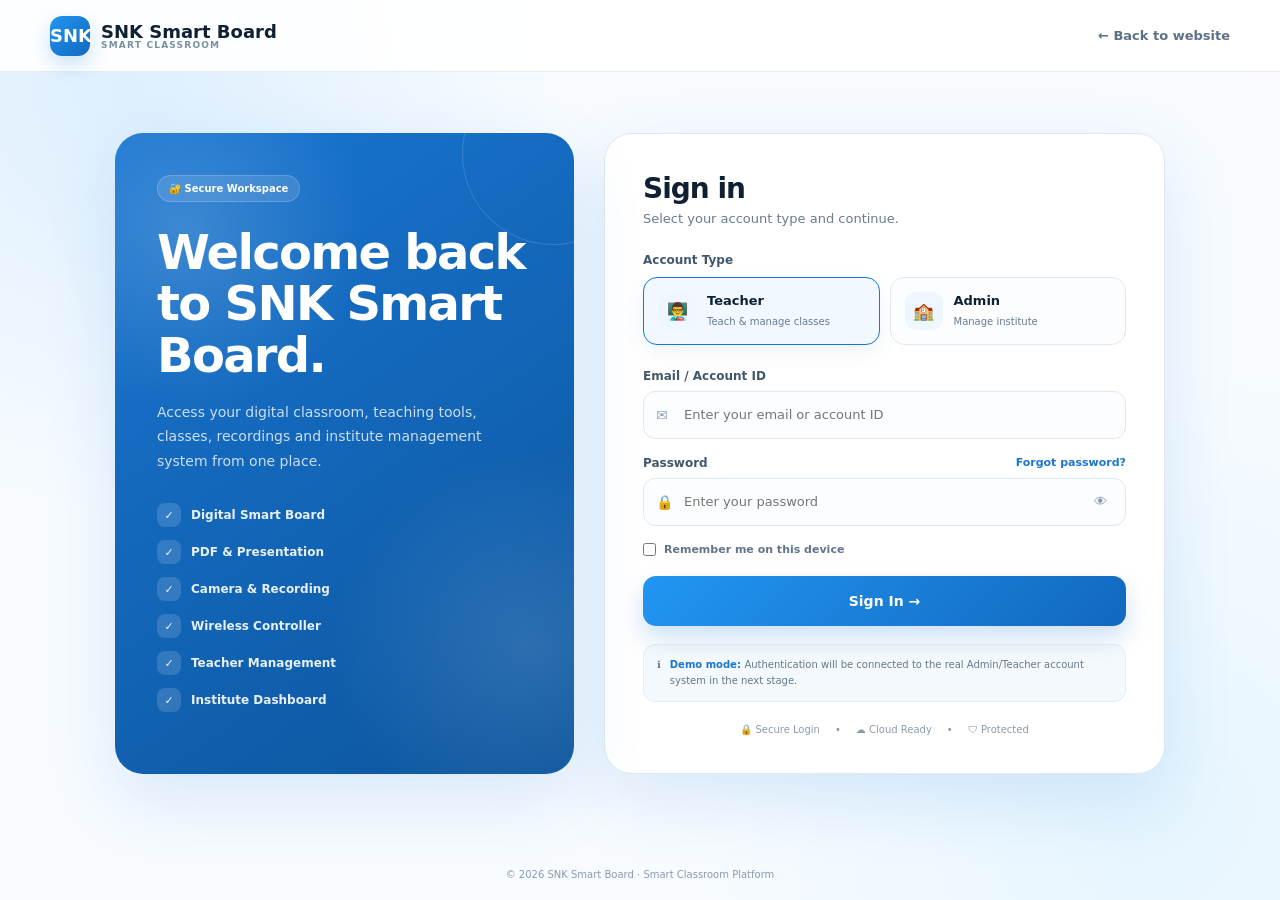
<file: login.html>
<!DOCTYPE html>
<html lang="en">
<head>
  <meta charset="UTF-8">

  <meta
    name="viewport"
    content="width=device-width, initial-scale=1.0"
  >

  <title>Login | SNK Smart Board</title>

  <meta
    name="description"
    content="Login to SNK Smart Board as Teacher or Administrator."
  >

  <style>
    :root {
      --primary: #1976d2;
      --primary-dark: #0d5cad;
      --blue-soft: #eef7ff;
      --blue-light: #dcefff;

      --text: #102033;
      --muted: #687b8f;

      --white: #ffffff;
      --border: #dfe8f0;

      --green: #16a34a;

      --shadow:
        0 25px 70px rgba(25, 118, 210, 0.14);

      --radius: 22px;
    }

    * {
      margin: 0;
      padding: 0;
      box-sizing: border-box;
    }

    html,
    body {
      min-height: 100%;
    }

    body {
      font-family:
        Inter,
        system-ui,
        -apple-system,
        BlinkMacSystemFont,
        "Segoe UI",
        sans-serif;

      background:
        radial-gradient(
          circle at 10% 10%,
          rgba(33, 150, 243, 0.12),
          transparent 30%
        ),
        radial-gradient(
          circle at 90% 90%,
          rgba(129, 212, 250, 0.15),
          transparent 32%
        ),
        #f7fbff;

      color: var(--text);

      min-height: 100vh;

      display: flex;
      flex-direction: column;
    }

    a {
      color: inherit;
      text-decoration: none;
    }

    button,
    input {
      font-family: inherit;
    }

    /* =====================================================
       HEADER
       ===================================================== */

    .header {
      height: 72px;

      display: flex;
      align-items: center;

      border-bottom: 1px solid rgba(223, 232, 240, 0.8);

      background:
        rgba(255, 255, 255, 0.9);

      backdrop-filter: blur(15px);
    }

    .header-inner {
      width:
        min(
          calc(100% - 40px),
          1180px
        );

      margin: auto;

      display: flex;
      align-items: center;
      justify-content: space-between;
    }

    .brand {
      display: flex;
      align-items: center;
      gap: 11px;

      font-weight: 850;
      font-size: 18px;
    }

    .logo {
      width: 40px;
      height: 40px;

      display: grid;
      place-items: center;

      border-radius: 12px;

      color: white;

      background:
        linear-gradient(
          135deg,
          #2196f3,
          #1268bd
        );

      box-shadow:
        0 8px 20px rgba(25, 118, 210, 0.22);
    }

    .brand small {
      display: block;

      margin-top: -2px;

      color: #7a8ea2;

      font-size: 9px;

      letter-spacing: 1.2px;

      text-transform: uppercase;
    }

    .back-home {
      display: inline-flex;
      align-items: center;
      gap: 7px;

      color: #5d7185;

      font-size: 13px;
      font-weight: 700;

      transition: 0.2s ease;
    }

    .back-home:hover {
      color: var(--primary);
    }

    /* =====================================================
       MAIN
       ===================================================== */

    .main {
      flex: 1;

      display: grid;

      place-items: center;

      padding:
        55px
        20px
        70px;
    }

    .login-layout {
      width:
        min(
          100%,
          1050px
        );

      display: grid;

      grid-template-columns:
        0.9fr
        1.1fr;

      gap: 30px;

      align-items: stretch;
    }

    /* =====================================================
       LEFT INFORMATION
       ===================================================== */

    .intro {
      position: relative;

      overflow: hidden;

      padding: 42px;

      border-radius: 28px;

      color: white;

      background:
        radial-gradient(
          circle at 15% 15%,
          rgba(255,255,255,0.16),
          transparent 27%
        ),
        radial-gradient(
          circle at 90% 80%,
          rgba(255,255,255,0.12),
          transparent 30%
        ),
        linear-gradient(
          145deg,
          #1976d2,
          #0c559d
        );

      box-shadow: var(--shadow);
    }

    .intro::after {
      content: "";

      position: absolute;

      width: 180px;
      height: 180px;

      right: -70px;
      top: -70px;

      border-radius: 50%;

      border:
        1px solid rgba(255,255,255,0.15);
    }

    .intro-badge {
      display: inline-flex;
      align-items: center;
      gap: 7px;

      padding: 7px 11px;

      border-radius: 99px;

      background:
        rgba(255,255,255,0.12);

      border:
        1px solid rgba(255,255,255,0.18);

      font-size: 10px;
      font-weight: 800;

      margin-bottom: 25px;
    }

    .intro h1 {
      font-size:
        clamp(
          32px,
          4vw,
          48px
        );

      line-height: 1.08;

      letter-spacing: -1.7px;

      margin-bottom: 18px;
    }

    .intro p {
      color:
        rgba(255,255,255,0.78);

      font-size: 14px;

      line-height: 1.75;

      margin-bottom: 30px;
    }

    .intro-features {
      display: grid;
      gap: 13px;
    }

    .intro-feature {
      display: flex;
      align-items: center;
      gap: 10px;

      font-size: 12px;
      font-weight: 650;

      color:
        rgba(255,255,255,0.9);
    }

    .feature-check {
      width: 24px;
      height: 24px;

      flex: 0 0 auto;

      display: grid;
      place-items: center;

      border-radius: 8px;

      background:
        rgba(255,255,255,0.14);

      font-size: 11px;
    }

    /* =====================================================
       LOGIN CARD
       ===================================================== */

    .login-card {
      padding: 38px;

      border-radius: 28px;

      background: white;

      border:
        1px solid var(--border);

      box-shadow: var(--shadow);
    }

    .login-heading {
      margin-bottom: 27px;
    }

    .login-heading h2 {
      font-size: 28px;

      letter-spacing: -1px;

      margin-bottom: 6px;
    }

    .login-heading p {
      color: var(--muted);

      font-size: 13px;
    }

    /* =====================================================
       ROLE SELECTOR
       ===================================================== */

    .role-label {
      display: block;

      margin-bottom: 10px;

      color: #42576c;

      font-size: 12px;
      font-weight: 800;
    }

    .role-selector {
      display: grid;

      grid-template-columns: 1fr 1fr;

      gap: 10px;

      margin-bottom: 24px;
    }

    .role-option {
      position: relative;

      cursor: pointer;
    }

    .role-option input {
      position: absolute;

      opacity: 0;
      pointer-events: none;
    }

    .role-box {
      display: flex;
      align-items: center;
      gap: 11px;

      padding: 14px;

      border:
        1px solid var(--border);

      border-radius: 14px;

      background: #fbfdff;

      transition:
        border 0.2s ease,
        background 0.2s ease,
        box-shadow 0.2s ease;
    }

    .role-icon {
      width: 38px;
      height: 38px;

      display: grid;
      place-items: center;

      border-radius: 11px;

      color: var(--primary);

      background: var(--blue-soft);

      font-size: 17px;
    }

    .role-text strong {
      display: block;

      font-size: 13px;

      margin-bottom: 2px;
    }

    .role-text span {
      color: var(--muted);

      font-size: 10px;
    }

    .role-option input:checked + .role-box {
      border-color:
        var(--primary);

      background:
        #f1f8ff;

      box-shadow:
        0 8px 20px rgba(25,118,210,0.08);
    }

    /* =====================================================
       FORM
       ===================================================== */

    .form-group {
      margin-bottom: 17px;
    }

    .form-label-row {
      display: flex;
      align-items: center;
      justify-content: space-between;

      margin-bottom: 8px;
    }

    .form-label {
      color: #42576c;

      font-size: 12px;
      font-weight: 800;
    }

    .forgot {
      color: var(--primary);

      border: none;
      background: none;

      cursor: pointer;

      font-size: 11px;
      font-weight: 700;
    }

    .input-wrap {
      position: relative;
    }

    .input-icon {
      position: absolute;

      left: 13px;
      top: 50%;

      transform:
        translateY(-50%);

      color: #91a3b5;

      font-size: 14px;

      pointer-events: none;
    }

    .form-input {
      width: 100%;

      height: 48px;

      padding:
        0
        42px
        0
        40px;

      border:
        1px solid var(--border);

      border-radius: 12px;

      outline: none;

      background: #fbfdff;

      color: var(--text);

      font-size: 13px;

      transition:
        border 0.2s ease,
        box-shadow 0.2s ease,
        background 0.2s ease;
    }

    .form-input:focus {
      border-color:
        var(--primary);

      background: white;

      box-shadow:
        0 0 0 4px
        rgba(25,118,210,0.08);
    }

    .password-toggle {
      position: absolute;

      right: 10px;
      top: 50%;

      transform:
        translateY(-50%);

      width: 32px;
      height: 32px;

      border: none;

      border-radius: 8px;

      background: transparent;

      color: #8193a5;

      cursor: pointer;
    }

    .remember-row {
      display: flex;
      align-items: center;
      gap: 8px;

      margin:
        5px
        0
        20px;

      color: #61758a;

      font-size: 11px;
      font-weight: 600;
    }

    .remember-row input {
      accent-color:
        var(--primary);
    }

    .login-btn {
      width: 100%;

      height: 50px;

      border: none;

      border-radius: 13px;

      cursor: pointer;

      color: white;

      background:
        linear-gradient(
          135deg,
          #2196f3,
          #1268bd
        );

      box-shadow:
        0 12px 25px
        rgba(25,118,210,0.22);

      font-size: 14px;
      font-weight: 800;

      transition:
        transform 0.2s ease,
        box-shadow 0.2s ease;
    }

    .login-btn:hover {
      transform:
        translateY(-2px);

      box-shadow:
        0 16px 30px
        rgba(25,118,210,0.3);
    }

    .login-btn:disabled {
      cursor: wait;

      opacity: 0.7;

      transform: none;
    }

    /* =====================================================
       DEMO NOTICE
       ===================================================== */

    .demo-notice {
      display: flex;
      gap: 9px;

      margin-top: 18px;

      padding: 12px 13px;

      border-radius: 12px;

      background:
        #f4f9fd;

      border:
        1px solid #e4edf5;

      color: #64788c;

      font-size: 10px;

      line-height: 1.6;
    }

    .demo-notice strong {
      color: var(--primary);
    }

    /* =====================================================
       SECURITY
       ===================================================== */

    .security-row {
      display: flex;
      justify-content: center;
      align-items: center;
      gap: 15px;

      margin-top: 22px;

      color: #8a9aab;

      font-size: 10px;
    }

    .security-item {
      display: flex;
      align-items: center;
      gap: 5px;
    }

    /* =====================================================
       FOOTER
       ===================================================== */

    .footer {
      padding: 20px;

      text-align: center;

      color: #8b9bad;

      font-size: 10px;
    }

    /* =====================================================
       TOAST
       ===================================================== */

    .toast {
      position: fixed;

      z-index: 5000;

      left: 50%;
      bottom: 25px;

      transform:
        translate(-50%, 100px);

      opacity: 0;

      padding:
        12px
        18px;

      border-radius: 12px;

      color: white;

      background: #102033;

      box-shadow:
        0 15px 40px
        rgba(0,0,0,0.2);

      font-size: 12px;
      font-weight: 700;

      transition:
        opacity 0.25s ease,
        transform 0.25s ease;
    }

    .toast.show {
      opacity: 1;

      transform:
        translate(-50%, 0);
    }

    .toast.error {
      background: #b42318;
    }

    .toast.success {
      background: #15803d;
    }

    /* =====================================================
       MOBILE
       ===================================================== */

    @media (max-width: 850px) {

      .login-layout {
        grid-template-columns: 1fr;
        max-width: 600px;
      }

      .intro {
        padding: 30px;
      }

      .intro h1 {
        font-size: 34px;
      }

      .intro-features {
        grid-template-columns:
          1fr 1fr;
      }

    }

    @media (max-width: 520px) {

      .header-inner {
        width:
          calc(100% - 24px);
      }

      .back-home {
        font-size: 11px;
      }

      .main {
        padding:
          25px
          12px
          45px;
      }

      .intro {
        padding: 25px;

        border-radius: 21px;
      }

      .intro h1 {
        font-size: 30px;
      }

      .intro-features {
        grid-template-columns: 1fr;
      }

      .login-card {
        padding: 25px 20px;

        border-radius: 21px;
      }

      .login-heading h2 {
        font-size: 25px;
      }

      .role-selector {
        grid-template-columns: 1fr;
      }

      .security-row {
        flex-direction: column;
        gap: 7px;
      }

    }
  </style>
</head>

<body>

  <!-- =====================================================
       HEADER
       ===================================================== -->

  <header class="header">

    <div class="header-inner">

      <a
        href="index.html"
        class="brand"
      >

        <div class="logo">
          SNK
        </div>

        <div>
          SNK Smart Board

          <small>
            Smart Classroom
          </small>
        </div>

      </a>


      <a
        href="index.html"
        class="back-home"
      >
        ← Back to website
      </a>

    </div>

  </header>


  <!-- =====================================================
       MAIN
       ===================================================== -->

  <main class="main">

    <div class="login-layout">


      <!-- =================================================
           INTRO
           ================================================= -->

      <section class="intro">

        <div class="intro-badge">
          🔐 Secure Workspace
        </div>

        <h1>
          Welcome back to
          SNK Smart Board.
        </h1>

        <p>
          Access your digital classroom, teaching tools,
          classes, recordings and institute management
          system from one place.
        </p>


        <div class="intro-features">

          <div class="intro-feature">

            <span class="feature-check">
              ✓
            </span>

            Digital Smart Board

          </div>

          <div class="intro-feature">

            <span class="feature-check">
              ✓
            </span>

            PDF & Presentation

          </div>

          <div class="intro-feature">

            <span class="feature-check">
              ✓
            </span>

            Camera & Recording

          </div>

          <div class="intro-feature">

            <span class="feature-check">
              ✓
            </span>

            Wireless Controller

          </div>

          <div class="intro-feature">

            <span class="feature-check">
              ✓
            </span>

            Teacher Management

          </div>

          <div class="intro-feature">

            <span class="feature-check">
              ✓
            </span>

            Institute Dashboard

          </div>

        </div>

      </section>


      <!-- =================================================
           LOGIN CARD
           ================================================= -->

      <section class="login-card">

        <div class="login-heading">

          <h2>
            Sign in
          </h2>

          <p>
            Select your account type and continue.
          </p>

        </div>


        <!-- ROLE -->

        <label class="role-label">
          Account Type
        </label>


        <div class="role-selector">


          <label class="role-option">

            <input
              type="radio"
              name="role"
              value="teacher"
              checked
            >

            <div class="role-box">

              <div class="role-icon">
                👨‍🏫
              </div>

              <div class="role-text">

                <strong>
                  Teacher
                </strong>

                <span>
                  Teach & manage classes
                </span>

              </div>

            </div>

          </label>


          <label class="role-option">

            <input
              type="radio"
              name="role"
              value="admin"
            >

            <div class="role-box">

              <div class="role-icon">
                🏫
              </div>

              <div class="role-text">

                <strong>
                  Admin
                </strong>

                <span>
                  Manage institute
                </span>

              </div>

            </div>

          </label>


        </div>


        <!-- EMAIL / ID -->

        <div class="form-group">

          <div class="form-label-row">

            <label
              class="form-label"
              for="email"
            >
              Email / Account ID
            </label>

          </div>


          <div class="input-wrap">

            <span class="input-icon">
              ✉
            </span>

            <input
              class="form-input"
              id="email"
              type="text"
              placeholder="Enter your email or account ID"
              autocomplete="username"
            >

          </div>

        </div>


        <!-- PASSWORD -->

        <div class="form-group">

          <div class="form-label-row">

            <label
              class="form-label"
              for="password"
            >
              Password
            </label>

            <button
              type="button"
              class="forgot"
              id="forgotBtn"
            >
              Forgot password?
            </button>

          </div>


          <div class="input-wrap">

            <span class="input-icon">
              🔒
            </span>

            <input
              class="form-input"
              id="password"
              type="password"
              placeholder="Enter your password"
              autocomplete="current-password"
            >

            <button
              type="button"
              class="password-toggle"
              id="passwordToggle"
              aria-label="Show password"
            >
              👁
            </button>

          </div>

        </div>


        <!-- REMEMBER -->

        <label class="remember-row">

          <input
            type="checkbox"
            id="remember"
          >

          Remember me on this device

        </label>


        <!-- LOGIN -->

        <button
          type="button"
          class="login-btn"
          id="loginBtn"
        >
          Sign In →
        </button>


        <!-- DEMO NOTICE -->

        <div class="demo-notice">

          <span>
            ℹ️
          </span>

          <div>

            <strong>
              Demo mode:
            </strong>

            Authentication will be connected
            to the real Admin/Teacher account
            system in the next stage.

          </div>

        </div>


        <!-- SECURITY -->

        <div class="security-row">

          <span class="security-item">
            🔒 Secure Login
          </span>

          <span class="security-item">
            •
          </span>

          <span class="security-item">
            ☁ Cloud Ready
          </span>

          <span class="security-item">
            •
          </span>

          <span class="security-item">
            🛡 Protected
          </span>

        </div>

      </section>

    </div>

  </main>


  <!-- =====================================================
       FOOTER
       ===================================================== -->

  <footer class="footer">

    © <span id="year"></span>
    SNK Smart Board · Smart Classroom Platform

  </footer>


  <!-- =====================================================
       TOAST
       ===================================================== -->

  <div
    class="toast"
    id="toast"
  >
    Message
  </div>


  <!-- =====================================================
       JAVASCRIPT
       ===================================================== -->

  <script>

    /* =====================================================
       YEAR
       ===================================================== */

    document.getElementById("year").textContent =
      new Date().getFullYear();


    /* =====================================================
       ELEMENTS
       ===================================================== */

    const emailInput =
      document.getElementById("email");

    const passwordInput =
      document.getElementById("password");

    const passwordToggle =
      document.getElementById(
        "passwordToggle"
      );

    const loginBtn =
      document.getElementById(
        "loginBtn"
      );

    const forgotBtn =
      document.getElementById(
        "forgotBtn"
      );

    const remember =
      document.getElementById(
        "remember"
      );

    const toast =
      document.getElementById(
        "toast"
      );


    /* =====================================================
       TOAST
       ===================================================== */

    function showToast(
      message,
      type = ""
    ) {

      toast.textContent = message;

      toast.className =
        "toast show " + type;

      clearTimeout(
        window.snkToastTimer
      );

      window.snkToastTimer =
        setTimeout(() => {

          toast.className =
            "toast";

        }, 2800);

    }


    /* =====================================================
       PASSWORD SHOW / HIDE
       ===================================================== */

    passwordToggle.addEventListener(
      "click",
      () => {

        const isPassword =
          passwordInput.type ===
          "password";

        passwordInput.type =
          isPassword
            ? "text"
            : "password";

        passwordToggle.textContent =
          isPassword
            ? "🙈"
            : "👁";

      }
    );


    /* =====================================================
       GET ROLE
       ===================================================== */

    function getSelectedRole() {

      const selected =
        document.querySelector(
          'input[name="role"]:checked'
        );

      return selected
        ? selected.value
        : "teacher";

    }


    /* =====================================================
       REMEMBER ME
       ===================================================== */

    function loadRememberedAccount() {

      const saved =
        localStorage.getItem(
          "snkSmartBoardRememberedAccount"
        );

      if (!saved) {
        return;
      }

      try {

        const data =
          JSON.parse(saved);

        if (data.email) {
          emailInput.value =
            data.email;
        }

        if (data.role) {

          const radio =
            document.querySelector(
              `input[name="role"][value="${data.role}"]`
            );

          if (radio) {
            radio.checked = true;
          }

        }

        remember.checked = true;

      } catch (error) {

        console.warn(
          "Could not load remembered account.",
          error
        );

      }

    }

    loadRememberedAccount();


    /* =====================================================
       DEMO LOGIN
       ===================================================== */

    loginBtn.addEventListener(
      "click",
      () => {

        const email =
          emailInput.value.trim();

        const password =
          passwordInput.value.trim();

        const role =
          getSelectedRole();


        if (!email) {

          showToast(
            "Please enter your email or account ID.",
            "error"
          );

          emailInput.focus();

          return;

        }


        if (!password) {

          showToast(
            "Please enter your password.",
            "error"
          );

          passwordInput.focus();

          return;

        }


        loginBtn.disabled = true;

        loginBtn.textContent =
          "Signing in...";


        /*
         * DEMO SESSION
         *
         * Real authentication will be connected
         * in the next Firebase/Auth step.
         */

        const session = {

          role: role,

          email: email,

          loginTime:
            new Date().toISOString()

        };


        sessionStorage.setItem(
          "snkSmartBoardSession",
          JSON.stringify(session)
        );


        if (remember.checked) {

          localStorage.setItem(

            "snkSmartBoardRememberedAccount",

            JSON.stringify({
              email: email,
              role: role
            })

          );

        } else {

          localStorage.removeItem(
            "snkSmartBoardRememberedAccount"
          );

        }


        setTimeout(() => {

          showToast(
            "Demo login successful.",
            "success"
          );


          setTimeout(() => {

            if (role === "admin") {

              window.location.href =
                "admin/index.html";

            } else {

              window.location.href =
                "teacher/index.html";

            }

          }, 700);

        }, 700);

      }
    );


    /* =====================================================
       FORGOT PASSWORD
       ===================================================== */

    forgotBtn.addEventListener(
      "click",
      () => {

        const role =
          getSelectedRole();

        showToast(
          `Password recovery for ${role} will be connected in the authentication stage.`,
          ""
        );

      }
    );


    /* =====================================================
       ENTER KEY LOGIN
       ===================================================== */

    document
      .querySelectorAll(".form-input")
      .forEach((input) => {

        input.addEventListener(
          "keydown",
          (event) => {

            if (
              event.key ===
              "Enter"
            ) {

              loginBtn.click();

            }

          }
        );

      });


    /* =====================================================
       ROLE CHANGE
       ===================================================== */

    document
      .querySelectorAll(
        'input[name="role"]'
      )
      .forEach((radio) => {

        radio.addEventListener(
          "change",
          () => {

            const role =
              getSelectedRole();

            if (role === "admin") {

              loginBtn.textContent =
                "Sign In as Admin →";

            } else {

              loginBtn.textContent =
                "Sign In as Teacher →";

            }

          }
        );

      });

  </script>

</body>
</html>
</file>
